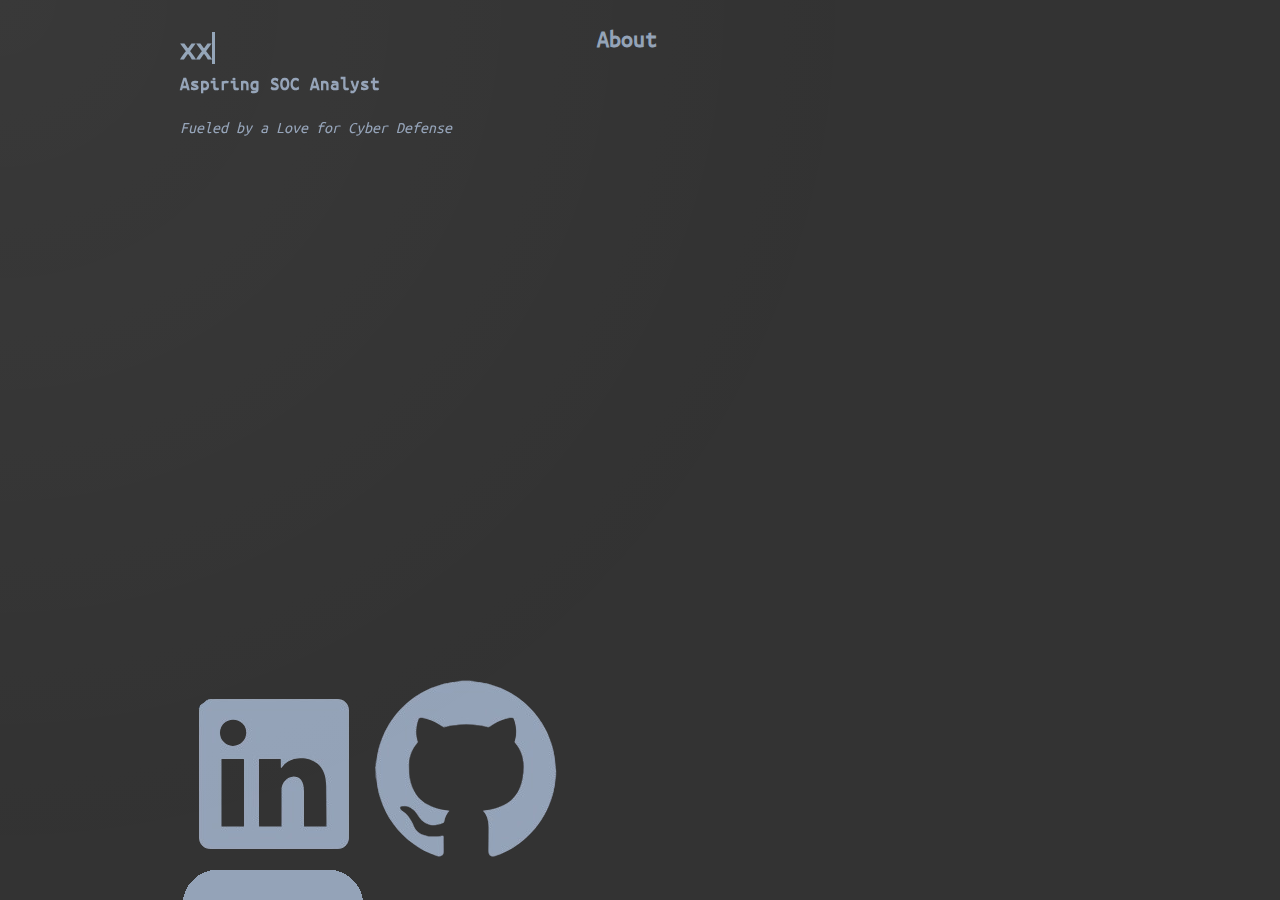
<file: index.html>
<!DOCTYPE html>
<html lang="en">
<head>
    <meta charset="UTF-8">
    <meta name="viewport" content="width=device-width, initial-scale=1.0">
    <title>Ryan Jamilosa</title>
    <link rel="stylesheet" href="./style.css">
    <script src="./script.js" defer></script>

</head>
<body>
    <div class="container">
        <div class="fixed-part">
            <div class="fixed-part-innter">
                <div class="my-name-container">
                    <h1 class="my-name"></h1>
                    <div class="cursor"></div>
                </div>
                <h3>Aspiring SOC Analyst</h3>

                <br>
                <p><i>Fueled by a Love for Cyber Defense</i></p>
                <p style="text-align: right; padding-right  : 1rem;"><i><b></b></i></p>

                <div class="contact-container">
                    <a href="#"><img src="./src/icon/link clear.png"></a>
                    <a href="#"><img src="./src/icon/git clear.png"></a>
                    <a href="#"><img src="./src/icon/fac clear.png"></a>
                </div>
            </div>
        </div>
        <div class="scrollable-part">
            <div class="box about-me">
                <h2 class="box-label">About</h2>
                <p></p>
            </div>
            
            <div class="box skills-tools about-me">
                <h2 class="box-label">Knowledge Areas</h2>
                <p></p>
                <div class="project-tags">
                    <!-- Dynamically filled by JavaScript -->
                </div>
            </div>

            <div class="box about-me">
                <h2 class="box-label">Completion Certificates</h2>
                <p></p>
                <div class="certificate">   
                
                    <div class="certificate-date">Dec 2024</div>
                    <div class="certificate-container">
                        <ul class="courses">
                            <li><strong>NIST CSF</strong> - Coursera (3 projects)</li>
                            <li><strong>Introduction to Gen. AI </strong> - Coursera (1 projects)</li>
                            <li><strong>Google Cloud Concepts</strong> - Coursera (1 projects)</li>
                        </ul>
                    </div>
                </div>
            </div>

            <div class="box about-me">
                <h2 class="box-label">Projects & Write-ups</h2>
                <p></p>
                <div class="project-list">
                    <div class="project-item">
                        <img src="./src/forest.jpg" alt="Project 1" class="project-img">
                        <div class="project-details">
                            <h3 class="project-title">Project Title</h3>
                            <p class="project-description">This is a brief description of the project. This is a brief description of the project. This is a brief description of the project. </p>
                            <div class="project-tags">
                                <span class="tag concept"><a href="">Operating Systems</a></span>
                                <span class="tag domain"><a href="">Penetration Testing</a></span>
                                <span class="tag tool"><a href="">Nessus</a></span>
                                <span class="tag tool"><a href="">Wireshark</a></span>
                            </div>
                        </div>
                    </div>
                </div>
            </div>
        </div>
        <div class="circle" id="circle"></div>
    </div>
    <script>
        document.addEventListener("DOMContentLoaded", () => {
            // Collect all tags from the Projects & Write-ups section
            const tags = document.querySelectorAll(".project-tags .tag");
            const skills = { domain: {}, concept: {}, tool: {} };
        
            // Count occurrences of each tag in their respective categories
            tags.forEach(tag => {
                const category = tag.classList.contains("domain")
                    ? "domain"
                    : tag.classList.contains("concept")
                    ? "concept"
                    : "tool";
        
                const tagName = tag.textContent.trim();
                skills[category][tagName] = (skills[category][tagName] || 0) + 1;
            });
        
            // Build the Skills & Tools section dynamically
            const skillsContainer = document.querySelector(".box.skills-tools .project-tags");
            skillsContainer.innerHTML = ""; // Clear any existing content
        
            Object.entries(skills).forEach(([category, items]) => {
                // Create a container div for each category
                const categoryContainer = document.createElement("div");
                categoryContainer.className = "category-container"; // Add class for styling
        
                // Add category header
                const categoryHeader = document.createElement("h3");
                categoryHeader.textContent = capitalize(category);
                categoryContainer.appendChild(categoryHeader);
        
                // Add each tag with count (if applicable)
                Object.entries(items).forEach(([tagName, count]) => {
                    const tag = document.createElement("span");
                    tag.className = `tag ${category}`;
                    tag.innerHTML = `<a href="#">${tagName}${count > 1 ? ` (${count})` : ""}</a>`;
                    categoryContainer.appendChild(tag);
                });
        
                // Append the container to the main skills section
                skillsContainer.appendChild(categoryContainer);
            });
        });
        
        // Helper function to capitalize the first letter of the category
        function capitalize(word) {
            return word.charAt(0).toUpperCase() + word.slice(1);
        }
    </script>
</body>
</html>
</file>
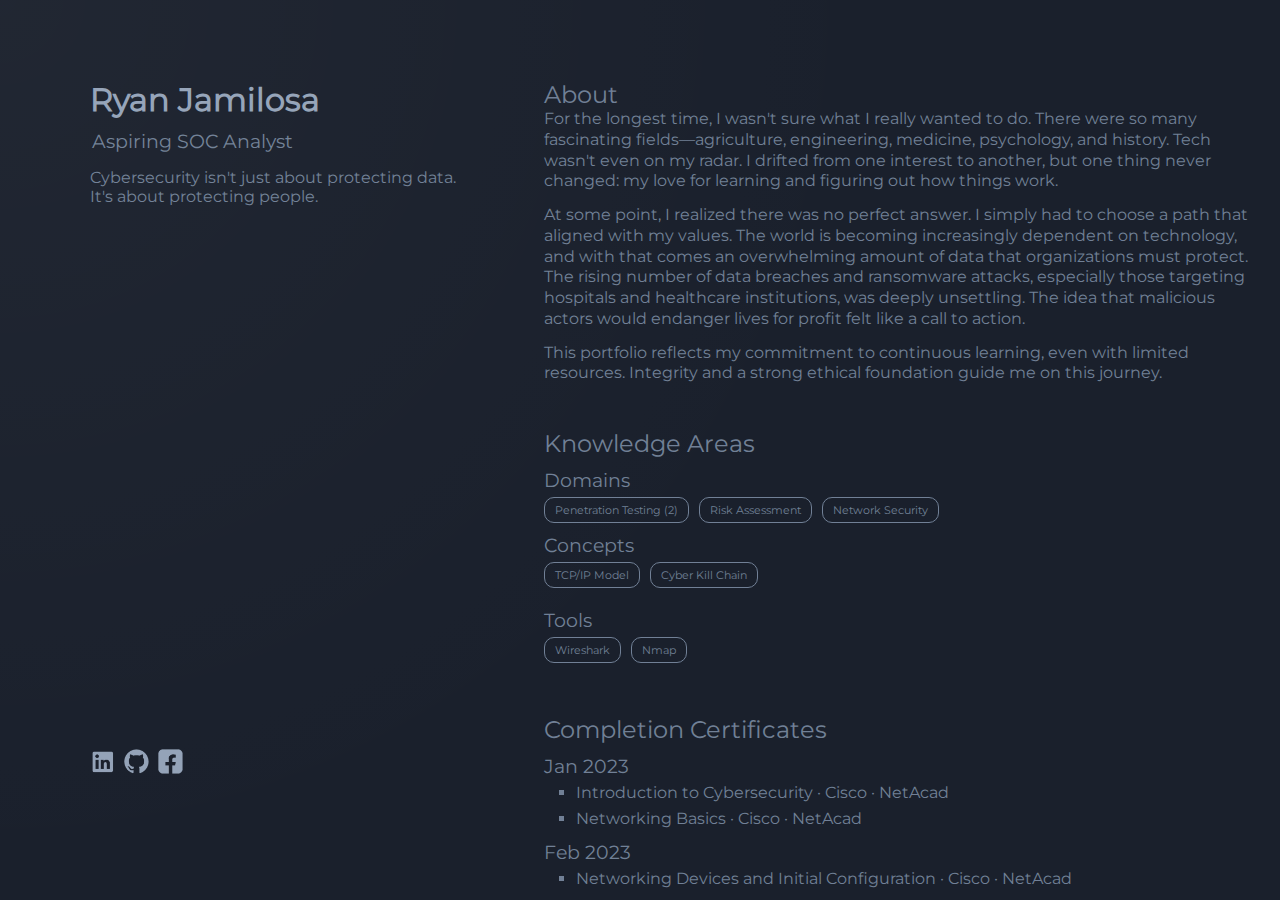
<file: test/index.html>
<!DOCTYPE html>
<html lang="en">
  <head>
    <meta charset="UTF-8">
    <meta name="viewport" content="width=device-width, initial-scale=1.0">
    <title>Ryan Jamilosagit</title>
    <link rel="stylesheet" href="styles.css">
  </head>
  <body>
    <div class="container">
      <!-- Left Panel -->
      <div class="left-panel">
        <div class="left-panel-top">
          <p class="name"><strong>Ryan Jamilosa</strong></p>
          <p class="title">
            <strong>Aspiring SOC Analyst</strong>
          </p>
          <p class="subtitle">Cybersecurity isn't just about protecting data.</p>
          <p class="subtitle">It's about protecting people.</p>
        </div>
        <div class="left-panel-bottom">
          <div class="contact-container">
            <a href="#">
              <img src="../src/icon/link clear.png">
            </a>
            <a href="#">
              <img src="../src/icon/git clear.png">
            </a>
            <a href="#">
              <img src="../src/icon/fac clear.png">
            </a>
          </div>
        </div>
      </div>
      <div class="circle" id="circle"></div>
      <!-- Right Panel -->
      <div class="right-panel">
        <section id="section1" class="section">
          <div class="about-container section-container">
            <div class="section-title about-title">
              <p>About</p>
            </div>
            <div class="section-content about-content">
              <p class="paragraph">For the longest time, I wasn't sure what I really wanted to do. There were so many fascinating fields—agriculture, engineering, medicine, psychology, and history. Tech wasn't even on my radar. I drifted from one interest to another, but one thing never changed: my love for learning and figuring out how things work.</p>
              <p class="paragraph">At some point, I realized there was no perfect answer. I simply had to choose a path that aligned with my values. The world is becoming increasingly dependent on technology, and with that comes an overwhelming amount of data that organizations must protect. The rising number of data breaches and ransomware attacks, especially those targeting hospitals and healthcare institutions, was deeply unsettling. The idea that malicious actors would endanger lives for profit felt like a call to action.</p>  
              <p class="paragraph">This portfolio reflects my commitment to continuous learning, even with limited resources. Integrity and a strong ethical foundation guide me on this journey.</p>
              </div>
          </div>
        </section>
        <section id="section2" class="section">
          <div class="knowledge-container section-container">
            <div class="section-title knowledge-title">
              <p>Knowledge Areas</p>
            </div>
            <div class="section-content knowledge-content">
              <div class="knowledge-category">
                <div class="knowledge-domain-title">
                  <article class="section-subtitle">Domains</article>
                </div>
                <div class="knowledge-domain-tags">
                  <div class="project-tag"></div>
                </div>
                <div class="knowledge-category">
                  <div class="knowledge-concept-title">
                    <article class="section-subtitle">Concepts</article>
                  </div>
                  <div class="knowledge-concept-tags">
                    <div class="project-tag"></div>
                  </div>
                </div>
                <div class="knowledge-category">
                  <div class="knowledge-tool-title">
                    <article class="section-subtitle">Tools</article>
                  </div>
                  <div class="knowledge-tool-tags">
                    <div class="project-tag"></div>
                  </div>
                </div>
              </div>
            </div>
        </section>
        <section id="section3" class="section">
          <div class="certificate-container section-container">
            <div class="section-title certificate-title">
              <p>Completion Certificates</p>
            </div>
            <div class="section-content certificate-content">
              <p></p>
              <div class="certificate-content-date section-subtitle">Jan 2023</div>
              <div class="certificate-name">
                <ul class="courses">
                  <li class="paragraph">Introduction to Cybersecurity &#183; Cisco &#183; NetAcad</li>
                  <li class="paragraph">Networking Basics &#183; Cisco &#183; NetAcad</li>
                </ul>
              </div>

              <div class="certificate-content-date section-subtitle">Feb 2023</div>
              <div class="certificate-name">
                <ul class="courses">
                  <li class="paragraph">Networking Devices and Initial Configuration &#183; Cisco &#183; NetAcad</li>
                </ul>
              </div>

              <div class="certificate-content-date section-subtitle">Mar 2023</div>
              <div class="certificate-name">
                <ul class="courses">
                  <li class="paragraph">Endpoint Security &#183; Cisco &#183; NetAcad</li>
                </ul>
              </div>

              <div class="certificate-content-date section-subtitle">Jul 2023</div>
              <div class="certificate-name">
                <ul class="courses">
                  <li class="paragraph">Network Defense &#183; Cisco &#183; NetAcad</li>
                </ul>
              </div>

              <div class="certificate-content-date section-subtitle">Aug 2023</div>
              <div class="certificate-name">
                <ul class="courses">
                  <li class="paragraph">Cyber Threat Management &#183; Cisco &#183; NetAcad</li>
                  <li class="paragraph">Junior Cybersecurity Analyst Career Path &#183; Cisco &#183; NetAcad</li>
                  <li class="paragraph">Certified in Cybersecurity (CC) &#183; ISC2 </li>
                </ul>
              </div>

              
              <div class="certificate-content-date section-subtitle">Dec 2024</div>
              <div class="certificate-name">
                <ul class="courses">
                  
                  <li class="paragraph">Introduction to Cybersecurity Tools & Cyberattacks &#183; IBM &#183; Coursera</li>
                  <li class="paragraph">Computer Networks and Network Security &#183; IBM &#183; Coursera</li>

                  <li class="paragraph">Ethical Hacking Essentials (EHE) &#183; EC-Council &#183; Coursera</li>
                  <li class="paragraph">Operating Systems: Overview, Administration, and Security &#183; IBM &#183; Coursera</li>
                  <li class="paragraph">Cybersecurity Compliance Framework, Standards & Regulations &#183; IBM &#183; Coursera </li>
                  <li class="paragraph">NIST CSF &#183; Infosec &#183; Coursera</li>
                  <li class="paragraph">Cybersecurity Architecture &#183; IBM &#183; Coursera</li>
                  <li class="paragraph">Network Security &#183; ISC2 &#183; Coursera</li>
                  <li class="paragraph">Cybersecurity Assessment: CompTIA Security+ & CYSA+ &#183; IBM &#183; Coursera</li>
                  <li class="paragraph">Google Cloud Fundamentals: Core Infrastructure &#183; Google Cloud &#183; Coursera</li>
                  <li class="paragraph">Managing Security in Google Cloud &#183; Google Cloud &#183; Coursera</li>
                  <li class="paragraph">Mitigating Security Vulnerabilities on Google Cloud &#183; Google Cloud &#183; Coursera</li>
                  <li class="paragraph">Security Best Practices in Google Cloud &#183; Google Cloud &#183; Coursera</li>
                </ul>
              </div>

            </div>
          </div>
        </section>
        <section id="section4" class="section">
          <div class="project-container section-container">
            <div class="section-title">
              <p>Projects and Blogs</p>
            </div>
            <div class="section-content project-content">
              <div class="project-item">
                <div class="project-thumbnail">
                  <img src="../src/forest.jpg" alt="Project Thumbnail">
                </div>
                <div class="project-details">
                  <div class="project-title">
                    <p class="section-subtitle">Cybersecurity Risk Assessment Tool</p>
                  </div>
                  <div class="project-description">
                    <p class="paragraph">Developed a comprehensive risk assessment platform to identify and mitigate potential security vulnerabilities.</p>
                  </div>
                  <div class="project-tag">
                    <a href="./knowledge-area/tags.html#penetration-testing" class="tag domain">Penetration Testing</a>
                    <a href="./knowledge-area/tags.html#risk-assessment" class="tag domain">Risk Assessment</a>
                  </div>
                </div>
              </div>
              <div class="project-item">
                <div class="project-thumbnail">
                  <img src="../src/forest.jpg" alt="Network Project">
                </div>
                <div class="project-details">
                  <div class="project-title">
                    <p class="section-subtitle">Network Security Analyzer</p>
                  </div>
                  <div class="project-description">
                    <p class="paragraph">Implemented a network monitoring tool to detect and prevent potential security breaches.</p>
                  </div>
                  <div class="project-tag">
                    <a href="./knowledge-area/tags.html#network-security" class="tag domain">Network Security</a>
                    <a href="./knowledge-area/tags.html#wireshark" class="tag tool">Wireshark</a>
                    <a href="./knowledge-area/tags.html#penetration-testing" class="tag domain">Penetration Testing</a>
                    <a href="./knowledge-area/tags.html#tcpip-model" class="tag concept">TCP/IP Model</a>
                    <a href="./knowledge-area/tags.html#nmap" class="tag tool">Nmap</a>
                    <a href="./knowledge-area/tags.html#cyber-kill-chain" class="tag concept">Cyber Kill Chain</a>
                  </div>
                </div>
              </div>
            </div>
          </div>
        </section>
      </div>
    </div>
    <script>
      document.addEventListener('DOMContentLoaded', () => {
        const sectionTitles = document.querySelectorAll('.section-title');
        sectionTitles.forEach((title) => {
          const observer = new ResizeObserver((entries) => {
            entries.forEach((entry) => {
              if (entry.contentRect.height > window.innerHeight) {
                title.style.position = 'static'; // Disable sticky if too tall
              } else {
                title.style.position = 'sticky';
              }
            });
          });
          observer.observe(title);
        });
      });
      document.addEventListener('mousemove', (event) => {
        const circle = document.getElementById('circle');
        circle.style.left = `${event.clientX}px`;
        circle.style.top = `${event.clientY}px`;
      });
      window.addEventListener("resize", () => {
        if (window.innerWidth > 860) {
          // If on large screen, reset scroll to the top
          window.scrollTo(0, 0);
        }
      });
      document.addEventListener("DOMContentLoaded", () => {
        // Collect all tags from Section 4
        const tags = document.querySelectorAll(".project-tag .tag");
        const tagCategories = {
          domain: {},
          concept: {},
          tool: {}
        };
        // Count occurrences of each tag and sort them into categories
        tags.forEach(tag => {
          const category = tag.classList.contains("domain") ? "domain" : tag.classList.contains("concept") ? "concept" : "tool";
          // Format the tag name for href (lowercase, no special characters, dashes for spaces)
          const tagName = tag.textContent.trim();
          const formattedHref = tagName.toLowerCase().replace(/[^a-z0-9\s]/g, "") // Remove special characters
            .replace(/\s+/g, "-"); // Replace spaces with dashes
          // Increment count or initialize
          if (tagCategories[category][tagName]) {
            tagCategories[category][tagName].count++;
          } else {
            tagCategories[category][tagName] = {
              count: 1,
              href: `./knowledge-area/tags.html#${formattedHref}`
            };
          }
        });
        // Populate Section 2 dynamically
        const populateKnowledgeTags = (containerSelector, tags, category) => {
          const container = document.querySelector(containerSelector);
          container.innerHTML = ""; // Clear any pre-defined tags
          // Create and append tags
          Object.entries(tags).forEach(([tagName, tagData]) => {
            const a = document.createElement("a");
            a.href = tagData.href;
            a.className = `tag ${category}`;
            // Add count only if greater than 1
            a.textContent = tagData.count > 1 ? `${tagName} (${tagData.count})` : tagName;
            container.appendChild(a);
          });
        };
        // Call the function for each category
        populateKnowledgeTags(".knowledge-domain-tags .project-tag", tagCategories.domain, "domain");
        populateKnowledgeTags(".knowledge-concept-tags .project-tag", tagCategories.concept, "concept");
        populateKnowledgeTags(".knowledge-tool-tags .project-tag", tagCategories.tool, "tool");
      });
    </script>
  </body>
</html>
</file>
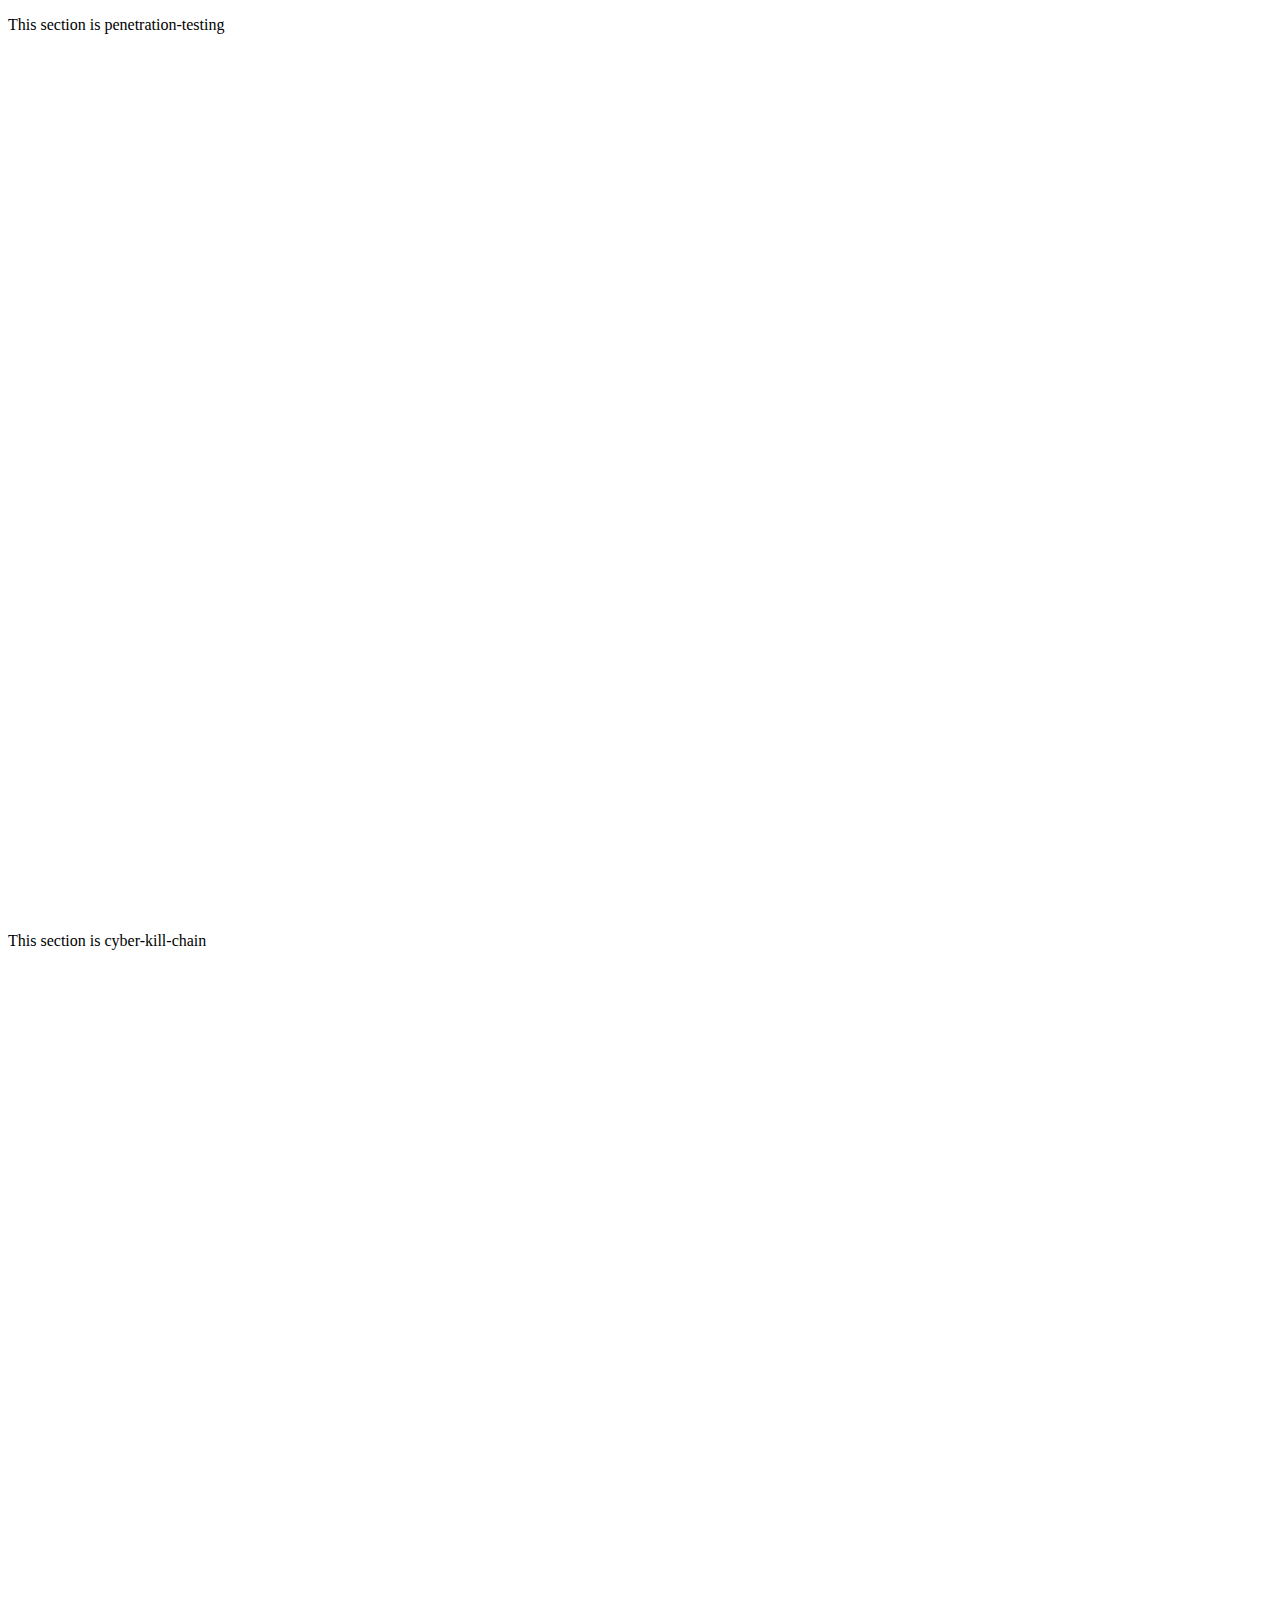
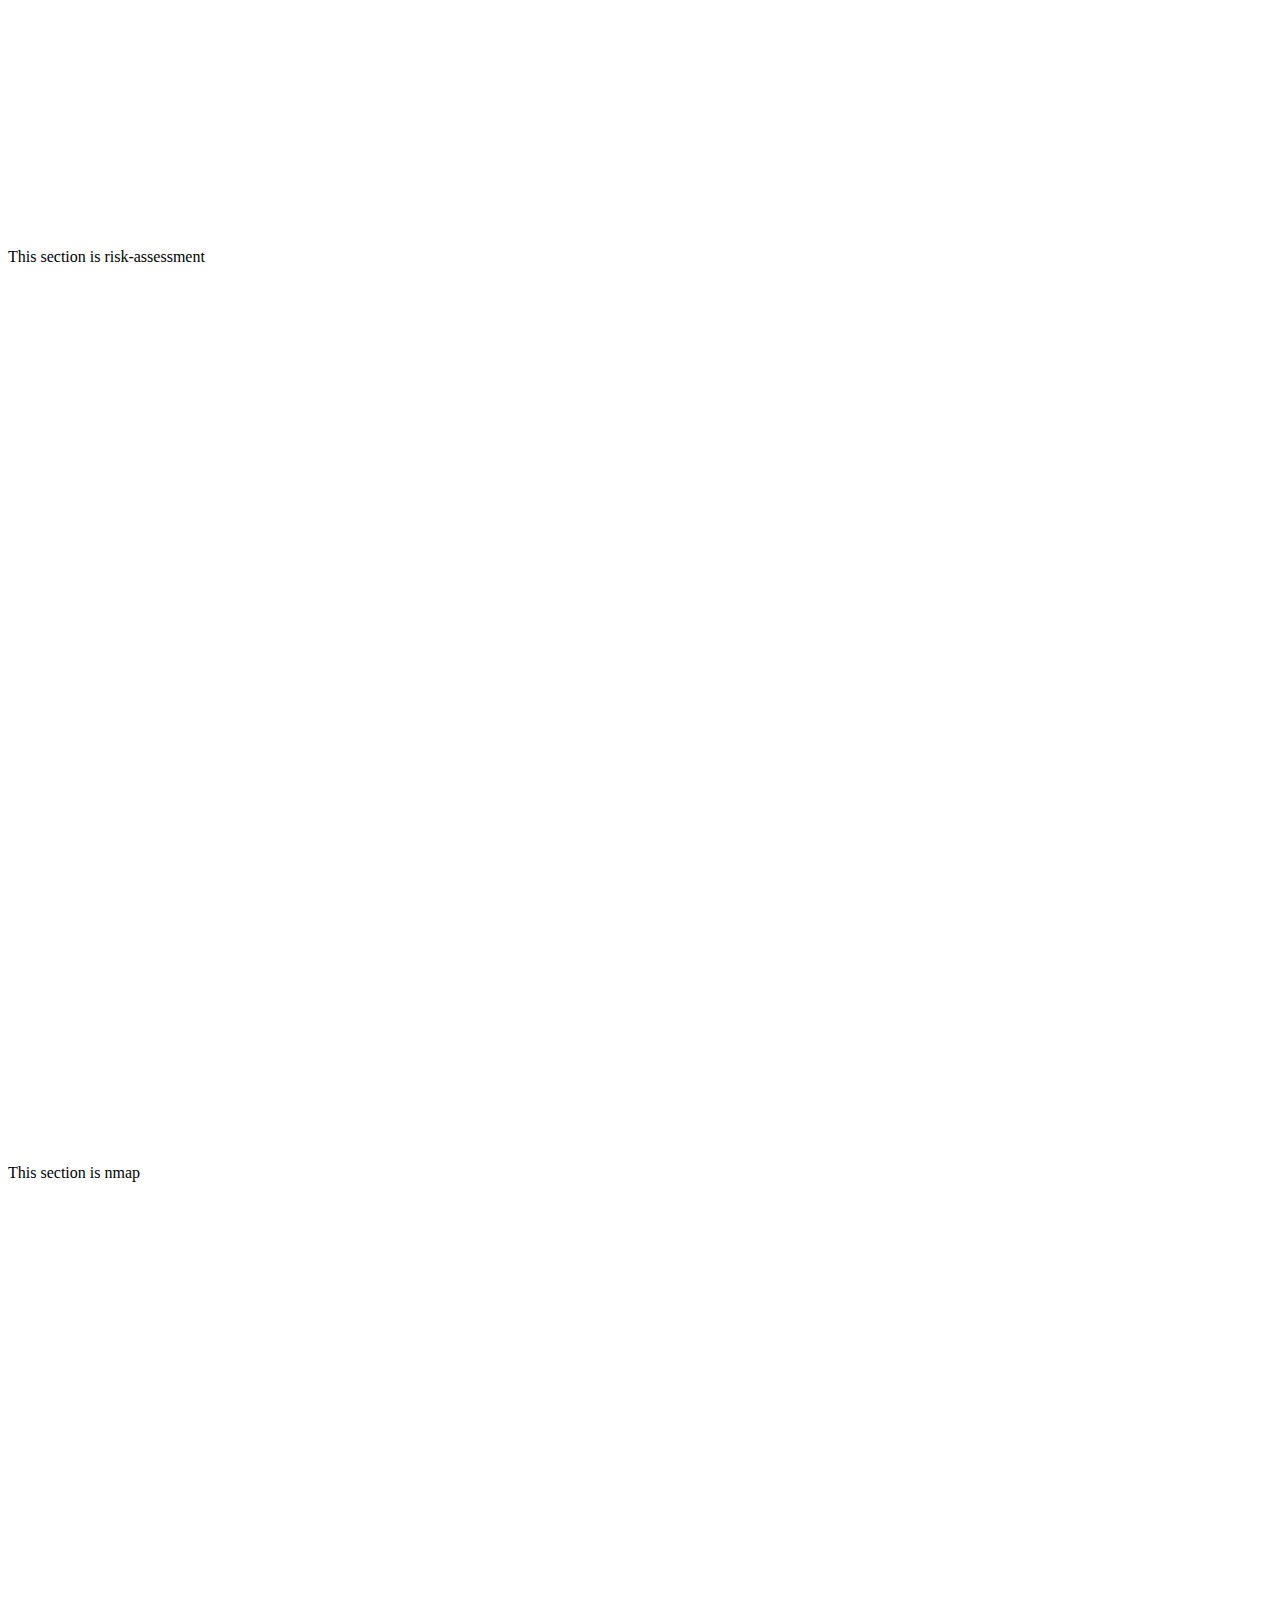
<file: test/knowledge-area/tags.html>
<!DOCTYPE html>
<html lang="en">
<head>
  <meta charset="UTF-8">
  <meta name="viewport" content="width=device-width, initial-scale=1.0">
  <title>Responsive Two-Side Layout</title>
</head>
<body>

    <style>
        section {
            height: 100vh;
        }

    </style>
    <section id="penetration-testing">
        <p>This section is penetration-testing</p>
    </section>
    
    <section id="cyber-kill-chain">
        <p>This section is cyber-kill-chain</p>
    </section>
    
    <section id="risk-assessment">
        <p>This section is risk-assessment</p>
    </section>
    
    <section id="nmap">
        <p>This section is nmap </p>
    </section>
</body>
</html>
</file>
<file: style.css>
@font-face {
            font-family: 'UbuntuFont';
            src: url(./src/font/UbuntuMono-R.ttf) format('truetype');
            font-weight: normal;
            font-style: normal;
        }
        * {
            margin: 0;
            padding: 0;
            box-sizing: border-box;
            font-family: 'UbuntuFont', monospace;
            color: #94a3b8;
        }

        .circle { 
            position: absolute; 
            width: 200vh; 
            height: 200vh; 
            background: radial-gradient(circle, rgba(255,255,255,0.03) 0%, rgba(57,255,20,0) 70%); 
            border-radius: 50%; 
            pointer-events: none; 
            transform: translate(-50%, -50%); 
        }

        body {
            -webkit-user-select: none; /* Safari */ 
            -moz-user-select: none; /* Firefox */ 
            -ms-user-select: none; /* Internet Explorer/Edge */ 
            user-select: none; /* Non-prefixed version, currently supported by Chrome, Opera and Edge */
            font-family: Arial, sans-serif;
            overflow-x: hidden;
            background-color: #333;
        }
        
        h1, h3{
            line-height: 2rem;
        }
        
        .box-label {
            line-height: 150%;
        }
        p {
            line-height: 125%;
        }
        .container {
            display: flex;
            background-color: transparent;
            flex-direction: column;
        }

        .contact-container{
            padding-top: 10px;
        }

        .fixed-part {
            background-color: transparent;
            color: #94a3b8;
            padding-top: 1rem;
            padding-left: 1.4rem;
            text-align: left;

        }

        .my-name-container {
            display: inline-block;
            position: relative;
        }
        .my-name {
            color: #93a4b8;
            padding-top: 1rem;
            white-space: nowrap;
            overflow: hidden;
            min-height: 1.5em
        }
        .cursor {
            position: absolute;
            bottom: 0;
            height: 2rem;
            background-color: #93a4b8;
            width: 3px;
            animation: blink 1.0s step-start infinite;
        }
        @keyframes blink {
            50% {
                background-color: transparent;
            }
        }






        .certificate a {
            text-decoration: none;
        }



        .scrollable-part {
            background-color: transparent;
            color: #94a3b8;
            padding: .3rem;
        }

        .box {
            padding: 1rem;
            margin-bottom: .3rem;
        }

        .about-me {
            height: auto; 
            min-height: 98vh;

        }
        
        .project-list {
            display: flex;
            flex-direction: column;
            gap: 1.5rem; 
        }

        .project-item {
            display: flex;
            align-items: flex-start;
            gap: 1rem;
            padding: .5rem;
            padding-top: .5rem;
            background-color: transparent;
            border-radius: 0.5rem;
            
        }

        .project-item:hover{
            background-color: rgba(211, 211, 211, 0.08);
        }

        .project-item:hover .project-img { 
            border: 2px solid rgba(220, 220, 220, 0.4);; 
        }

        .project-item:hover h3 {
            color: #B3CBD6;
        } 

        .project-img {
            width: 190px;
            height: 120px;
            flex-shrink: 0;
            object-fit: cover;
            border-radius: 0.5rem;
            border: 2px solid #444;
        }

       
        .project-details {
            display: flex;
            flex-direction: column;
            justify-content: flex-start;
            color: #94a3b8;
        }

        .project-title {
            font-size: 1.2rem;
            font-weight: bold;
            margin-bottom: 0.5rem;
        }

        .project-description {
            font-size: 0.9rem;
            line-height: 1.4;
        }
        
        .project-tags {
            margin-top: 1rem; 
            display: flex;
            flex-wrap: wrap; 
            gap: 0.5rem; 
        }

        .project-tags h3 {
            margin-top: 0.5em;
            display: block;
            flex: 1 100%;
        }

        .tag {
            background-color: #444;
            padding: 0.3rem 0.7rem;
            border-radius: 0.5rem;
            white-space: nowrap; 
            cursor: default;
            box-shadow: 2px 1px rgba(0, 0, 0, 0.1);
        }
        
        .tag a {
            text-decoration: none;
            color: #B3CBD6;
            font-size: 0.9rem;
        }


        /* Container for each category (header + tags) */
        .category-container {
            margin-left: 1rem; /* Indent the entire category block */
        }

        /* Container for tags to allow wrapping */
        .category-container {
            display: flex;
            flex-wrap: wrap; /* Enable wrapping for tags */
            gap: 0.5rem; /* Space between tags */
        }

    
        .certificate {
            margin-left: 1rem;
        }

        .certificate .courses {
            line-height: 1.5;
        }
        .certificate-container {
            margin-left: 2rem;
        }

        .certificate-date {
            padding-top: 1rem;
        }
        

        @media (min-width: 768px) {
            body {
                overflow: hidden;
            }

            .container {
                flex-direction: row;
                height: 100vh;
            }

            .contact-container{
                padding-top: 60vh;
            }

            .fixed-part {
                width: 45%;
                height: 100vh;
                padding-top: 1rem;
                padding-left: 20vh;
                position: fixed;
                top: 0;
                left: 0;
            }

            .scrollable-part {
                margin-left: 45%;
                width: 55%;
                height: 100vh;
                overflow-y: auto;
            }

        }

        @media (max-width: 480px) {
            .fixed-part {
                padding-top: 1rem;
            }
            .project-item {
                flex-direction: column; /* Stack items vertically */
                align-items: center; /* Center-align items for better layout */
            }

            .project-img {
                margin-bottom: 0.2rem;
                flex-shrink: 0;
                border: 2px solid #444;
                max-width: 400px;
                max-height: 240px;
                min-width: 40vh;
                min-height: 20vh;
            }

            .project-details {
                align-items: center; 
                text-align: center;
            }
            
            .project-description {
                text-align: left;
            }
        }
</file>
<file: test/styles.css>
@font-face {
  font-family: "UbuntuFont";
  src: url(../src/font/UbuntuMono-R.ttf) format("truetype");
  font-weight: normal;
  font-style: normal;
}

@font-face {
  font-family: "Montserrat";
  src: url(../src/font/Montserrat/Montserrat-VariableFont_wght.ttf)
    format("truetype");
  font-weight: normal;
  font-style: normal;
}

@font-face {
  font-family: "Lato";
  src: url(../src/font/Lato/Lato-Regular.ttf) format("truetype");
  font-weight: normal;
  font-style: normal;
}

/* Variables */
:root {
  --text-color: #718096; /* rgb(140, 157, 186) */
  --background-color: #1a202c; /* rgb(26, 32, 44) */
  --tag-bg-color: #2b6cb0; /* rgb(43, 108, 176) */
  --tag-text-color: #f7fafc; /* rgb(247, 250, 252) */
  --tag-border-color: #718096; /* rgb(140, 157, 186) */
  --accent-color: #68d391; /* rgb(104, 211, 145) */
}

/* General Reset */
* {
  margin: 0;
  padding: 0;
  box-sizing: border-box;
}

body,
html {
  scrollbar-color: var(--text-color) var(--background-color);
  font-family: Montserrat, sans-serif;
  height: 100%;
  background-color: var(--background-color);
  color: var(--text-color);
}

body {
  overflow: hidden;
}

.container {
  display: flex;
  flex-direction: row;
  height: 100vh;
}

.circle {
  position: absolute;
  width: 200vh;
  height: 200vh;
  background: radial-gradient(
    circle,
    rgba(255, 255, 255, 0.03) 0%,
    rgba(57, 255, 20, 0) 70%
  );
  border-radius: 50%;
  pointer-events: none;
  transform: translate(-50%, -50%);
}

/* Left Panel */
.left-panel {
  width: 40%;
  position: sticky;
  padding: 5rem 2rem 7rem 10vh;
  top: 0;
  height: auto;
  overflow: hidden;
  display: flex;
  flex-direction: column;
}

.left-panel .left-panel-top {
  flex-grow: 1; /* Pushes left-panel-bottom to the bottom*/
}

.left-panel .left-panel-top .name {

}
.left-panel .left-panel-top .title {
  padding: 10px 0 15px 2px;
}
.left-panel .left-panel-top .subtitle {
  padding: 0 0 0 0px;
}

.left-panel .left-panel-bottom {
  padding: 10px 0 10px 0;
}

.left-panel .left-panel-bottom .contact-container {
}
.left-panel .left-panel-bottom .contact-container a {
  padding: 0 5px 0 0;
  text-decoration: none;
}
.left-panel .left-panel-bottom .contact-container a img {
  height: 25px;
}

/* Right Panel */
.right-panel {
  width: 60%;
  overflow-y: auto;
  padding: 5rem 2rem 1rem 2rem;
}

.right-panel section {
  min-height: auto;
  margin: 0 0 2rem 0; /* Space between sections (Last section overwritten) */
  display: flex;
}

.right-panel .section .section-container {
}
.right-panel .section .section-container .section-title {
}
.right-panel .section .section-container .section-subtitle {
}
.right-panel .section .section-container .section-content {
}
.right-panel .section .section-container .section-content .paragraph {
  line-height: 1.3;
}

/* About Section */
.right-panel #section1 .about-container {
}
.right-panel #section1 .about-container .about-title {
}
.right-panel #section1 .about-container .about-title p {
}
.right-panel #section1 .about-container .about-content {
}
.right-panel #section1 .about-container .about-content p {
  margin-bottom: 0.8rem;
}

/* Knowledge Section */
.right-panel #section2 .knowledge-container {
}
.right-panel #section2 .knowledge-container .knowledge-title {
}
.right-panel #section2 .knowledge-container .knowledge-title p {
}

.right-panel #section2 .knowledge-container .knowledge-content {
}
.right-panel
  #section2
  .knowledge-container
  .knowledge-content
  .section-subtitle {
  margin: 0 0 5px 0;
}
.right-panel #section2 .knowledge-container .knowledge-category {
  margin: 10px 0 20px 0px;
}

.knowledge-category .section-subtitle {
}

#section2 .project-tag .domain {
}
#section2 .project-tag .concept {
}
#section2 .project-tag .tool {
}
#section2 .project-tag .tag:hover {
  /*color: rgba(124, 231, 165, 1); */
  font-weight: bold;
}

/* Completion Certificates */
#section3 .certificate-container {
}

#section3 .certificate-container .certificate-title {
}
#section3 .certificate-container .certificate-title p {
}

#section3 .certificate-container .certificate-content {
}
#section3 .certificate-container .certificate-content {
}

#section3 .certificate-container .certificate-content p {
}

#section3 .certificate-content-date {
  margin: 10px 0 0 0;
}
#section3 .certificate-name .courses ul {
}
#section3 .certificate-name .courses li {
  list-style: square;
  margin: 5px 0px 5px 2rem;
}

li:hover {
  /* color: rgba(104, 211, 145, 1); */ 
  font-weight: bold;
}



/* Projects */
#section4 . {
}
#section4 .project-container {
}
#section4 .project-container .section-title {
}
#section4 .project-container .project-content {
  display: flex;
  flex-direction: column;
  gap: 20px; /* Space between projects*/
}

#section4 .project-container .project-content .project-item {
}

#section4 .project-container .project-content .project-item:hover {
  background-color: rgba(252, 252, 255, 0.05);
}

#section4 .project-item .project-thumbnail {
  flex-shrink: 0;
}
#section4 .project-item .project-thumbnail img {
  width: 150px;
  height: 90px;
  object-fit: cover;
  border-radius: 5px;
}

#section4 .project-item:hover .project-thumbnail img {
  border: 2px solid rgba(140, 157, 186, 0.2);
}

#section4 .project-item:hover .project-title {
  /*color: rgba(104, 211, 145, 1);*/
  font-weight: bold;

}

#section4 .project-item:hover .tag {
  /*color: rgba(124, 231, 165, 1);*/
  font-weight: bold;
}

#section4 .project-item {
  display: flex; /* Maintain side-by-side layout */
  height: auto;
  border-radius: 5px;
  overflow: hidden;
  padding: 5px; /* Project outer space*/
  gap: 10px; /* Adds spacing between image and text */
}

#section4 .project-item .project-details {
  display: flex;
  flex-direction: column; /* Stack title, description, and tags */
  align-items: flex-start; /* Align items to the left */
  justify-content: flex-start; /* Keep items aligned to the top */
  flex-grow: 1; /* Allow the text area to take up remaining space */
}
#section4 .project-item .project-details .project-title {
}
#section4 .project-item .project-details .project-title p {
}
#section4 .project-item .project-details .project-description {
}
#section4 .project-item .project-details .project-description p {
  margin: 5px 0px 5px 0px;
}

/* Used on #Section2 and #Section4 */
.project-tag {
  display: flex;
  flex-wrap: wrap; /* Allow tags to wrap if needed */
  align-items: flex-start;
  gap: 10px;
}

.project-tag .tag {
  border: 1px solid var(--tag-border-color);
  color: var(--text-color);
  background-color: transparent;  
  border-radius: 10px;
  text-decoration: none;
  padding: 5px 10px 5px 10px;
  display: inline-block; /* Ensure it respects max-width */
  white-space: normal; /* Allow text to wrap */
  word-wrap: break-word; /* Break long words if needed */
  text-align: center; /* Center align the text inside the tag */
}



/* xFont size */
.left-panel .name {
  font-size: 2rem;
  font-weight: 900;
  color: #94A3B8;
}

.left-panel .title {
  font-size: 1.2rem;
  font-weight: 100;
}

.left-panel .subtitle {
  font-size: 1rem;
}

.section-title {
  /* About - Knowledge Area - Completion Cert - Projects */
  font-size: 1.5rem;
  font-weight: 400;
}

.section-subtitle {
  font-size: 1.2rem;
  font-weight: 400;
}

.paragraph {
  font-size: 1rem;
}

.tag {
  font-size: 0.7rem;
}

/* For Medium Screens */
@media screen and (max-width: 860px) {
  body {
    overflow-x: hidden;
    overflow-y: scroll;
  }
  .circle {
    display: none;
  }

  .container {
    flex-direction: column;
    height: auto;
  }

  .left-panel {
    width: 100%;
    padding: 1rem 1rem 0rem 1rem;
    overflow-y: hidden;
    position: relative;
  }

  .left-panel-bottom {
    margin-bottom: 0;
    text-align: left;
  }

  .left-panel-top {
    flex-grow: 0;
  }
  .right-panel {
    width: 100%;
    overflow: visible;
    padding: 0rem 1rem 0rem 1rem;
  }

  .right-panel section {
    height: auto;
  }

  .section-title {
    position: sticky;
    top: 0;
    z-index: 100;
    background-color: var(--background-color); /* Match the theme */
    padding: 0;
    margin: 0;
    border-bottom: 0px solid#333;
  }
}

@media screen and (max-width: 600px) {
  .section-container {
    min-height: 100%;
  }
  .project-item {
    flex-direction: column; /* Stack elements vertically */
    align-items: flex-start; /* Align everything to the left */
  }

  .left-panel {
  }

  .right-panel {
  }

  .right-panel section {
  }
}
</file>
